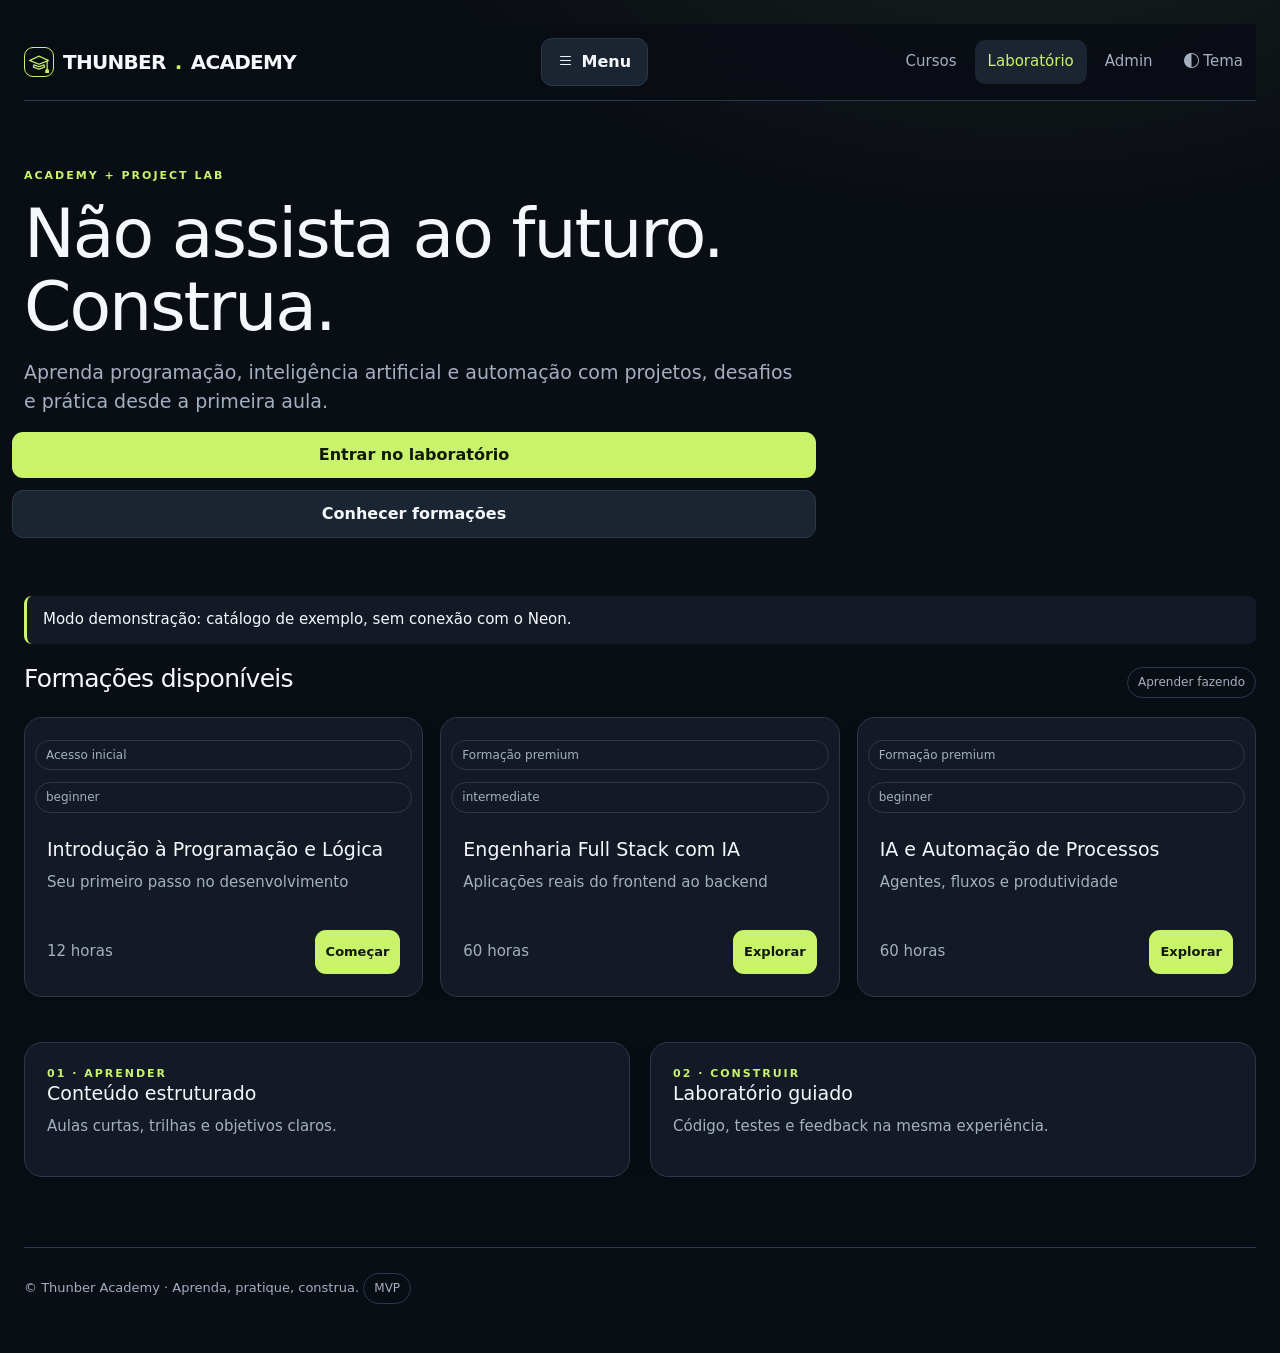
<file: academy.html>
<!doctype html><html lang="pt-BR"><head><meta charset="utf-8"><meta name="viewport" content="width=device-width,initial-scale=1"><meta name="description" content="Thunber Academy — tecnologia aprendida na prática"><title>Thunber Academy · Cursos</title><link href="https://cdn.jsdelivr.net/npm/bootstrap@5.3.9/dist/css/bootstrap.min.css" rel="stylesheet" integrity="sha384-yEPZ7jP9S0QKiUQ0m3jjsO4ProIW7wvR9gXkI7JOGa2XVsw53Yke2bsdkBbjmmiX" crossorigin="anonymous"><link href="https://cdn.jsdelivr.net/npm/bootstrap-icons@1.13.2/font/bootstrap-icons.min.css" rel="stylesheet"><link rel="stylesheet" href="assets/style.css"><link rel="stylesheet" href="assets/design-enhancements.css"></head><body><div class="shell"><div id="header"></div><section class="hero"><div class="eyebrow">Academy + Project Lab</div><h1>Não assista ao futuro.<br>Construa.</h1><p class="muted" style="font-size:19px">Aprenda programação, inteligência artificial e automação com projetos, desafios e prática desde a primeira aula.</p><div class="row"><a href="academy.html" class="btn">Entrar no laboratório</a><a href="#cursos" class="btn secondary">Conhecer formações</a></div></section><div class="notice" id="mode">Modo demonstração: catálogo de exemplo, sem conexão com o Neon.</div><section id="cursos"><div class="section-head"><h2>Formações disponíveis</h2><span class="pill">Aprender fazendo</span></div><div class="grid" id="courses"></div></section><section style="margin-top:45px" class="two"><div class="panel"><div class="eyebrow">01 · Aprender</div><h3>Conteúdo estruturado</h3><p class="muted">Aulas curtas, trilhas e objetivos claros.</p></div><div class="panel"><div class="eyebrow">02 · Construir</div><h3>Laboratório guiado</h3><p class="muted">Código, testes e feedback na mesma experiência.</p></div></section><div id="footer"></div></div><script src="assets/app.js"></script><script>$('#header').innerHTML=header();$('#footer').innerHTML=footer();getCourses().then(c=>{if(CONFIG.api)$('#mode').textContent='Catálogo carregado pela API configurada.';$('#courses').innerHTML=c.length?c.map(courseCard).join(''):'<p>Nenhum curso publicado.</p>'}).catch(e=>{$('#mode').textContent='Falha na API: '+e.message;$('#courses').innerHTML=SAMPLE.map(courseCard).join('')})</script><script src="https://cdn.jsdelivr.net/npm/bootstrap@5.3.9/dist/js/bootstrap.bundle.min.js" integrity="sha384-WyOxWvTyr1QaMPfiPJSv76iReVthorl5uWlFtZPyK0IEB0hGzo9y5Bp9mYanr8Bu" crossorigin="anonymous"></script><script defer src="assets/design-enhancements.js"></script></body></html>
</file>
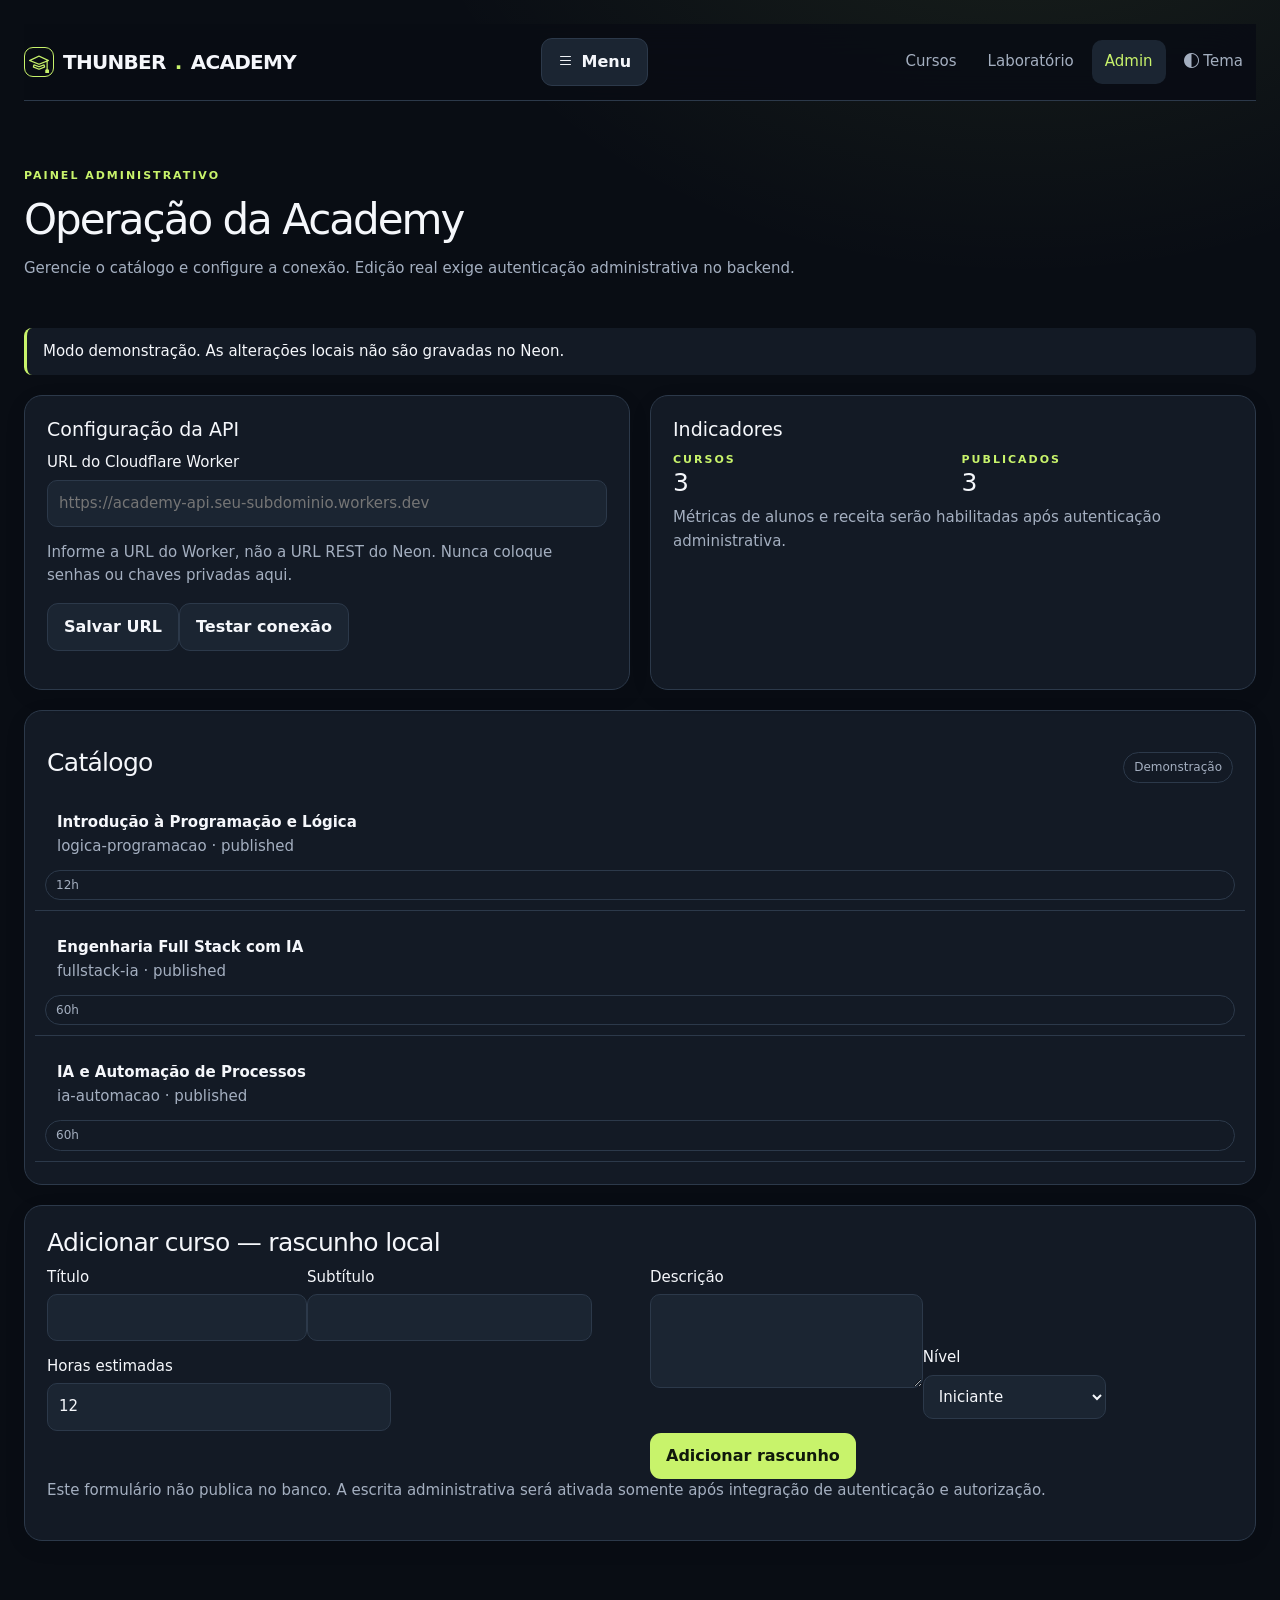
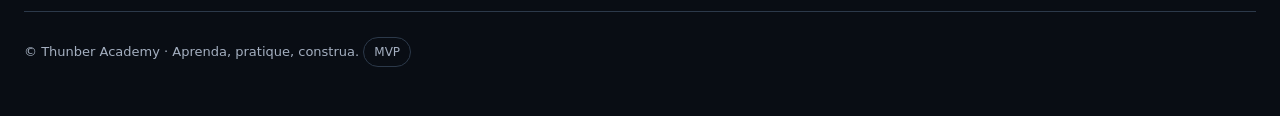
<file: admin.html>
<!doctype html><html lang="pt-BR"><head><meta charset="utf-8"><meta name="viewport" content="width=device-width,initial-scale=1"><title>Admin · Thunber Academy</title><link href="https://cdn.jsdelivr.net/npm/bootstrap@5.3.9/dist/css/bootstrap.min.css" rel="stylesheet" integrity="sha384-yEPZ7jP9S0QKiUQ0m3jjsO4ProIW7wvR9gXkI7JOGa2XVsw53Yke2bsdkBbjmmiX" crossorigin="anonymous"><link href="https://cdn.jsdelivr.net/npm/bootstrap-icons@1.13.2/font/bootstrap-icons.min.css" rel="stylesheet"><link rel="stylesheet" href="assets/style.css"><link rel="stylesheet" href="assets/design-enhancements.css"></head><body><div class="shell"><div id="header"></div><div class="hero" style="padding-bottom:12px"><div class="eyebrow">Painel administrativo</div><h1 style="font-size:42px">Operação da Academy</h1><p class="muted">Gerencie o catálogo e configure a conexão. Edição real exige autenticação administrativa no backend.</p></div><div class="notice" id="notice">Modo demonstração. As alterações locais não são gravadas no Neon.</div><div class="two"><section class="panel"><h3>Configuração da API</h3><label for="api">URL do Cloudflare Worker</label><input class="field" id="api" placeholder="https://academy-api.seu-subdominio.workers.dev"><p class="muted">Informe a URL do Worker, não a URL REST do Neon. Nunca coloque senhas ou chaves privadas aqui.</p><button class="btn secondary" id="save">Salvar URL</button><button class="btn secondary" id="check">Testar conexão</button><p id="connection" class="muted" aria-live="polite"></p></section><section class="panel"><h3>Indicadores</h3><div class="grid" style="grid-template-columns:repeat(2,1fr)"><div><div class="eyebrow">Cursos</div><h2 id="count">—</h2></div><div><div class="eyebrow">Publicados</div><h2 id="published">—</h2></div></div><p class="muted">Métricas de alunos e receita serão habilitadas após autenticação administrativa.</p></section></div><section class="panel" style="margin-top:20px"><div class="section-head"><h2>Catálogo</h2><span class="pill" id="source">Exemplo</span></div><div id="catalog" class="stack"></div></section><section class="panel" style="margin-top:20px"><h2>Adicionar curso — rascunho local</h2><form id="form" class="two"><div><label>Título<input class="field" name="title" required maxlength="150"></label><label>Subtítulo<input class="field" name="subtitle" required></label><label>Horas estimadas<input class="field" name="hours" type="number" min="1" value="12" required></label></div><div><label>Descrição<textarea class="field" name="description" required rows="3"></textarea></label><label>Nível<select class="field" name="level"><option value="beginner">Iniciante</option><option value="intermediate">Intermediário</option><option value="advanced">Avançado</option></select></label><button class="btn" type="submit">Adicionar rascunho</button></div></form><p class="muted">Este formulário não publica no banco. A escrita administrativa será ativada somente após integração de autenticação e autorização.</p></section><div id="footer"></div></div><script src="assets/app.js"></script><script>$('#header').innerHTML=header(true);$('#footer').innerHTML=footer();$('#api').value=CONFIG.api;$('#save').onclick=()=>{let value=$('#api').value.trim().replace(/\/$/,'');if(value&&!/^https:\/\//.test(value)){ $('#connection').textContent='Use uma URL HTTPS válida.';return}localStorage.setItem('academy_api',value);location.reload()};$('#check').onclick=async()=>{try{let d=await api('/health');$('#connection').textContent='API respondeu: '+JSON.stringify(d)}catch(e){$('#connection').textContent='Erro: '+e.message}};let local=JSON.parse(localStorage.getItem('academy_admin_drafts')||'[]');function render(list){$('#count').textContent=list.length;$('#published').textContent=list.filter(c=>c.status==='published').length;$('#catalog').innerHTML=list.map(c=>`<div class="row" style="justify-content:space-between;border-bottom:1px solid var(--border);padding:10px"><div><strong>${escapeHTML(c.title)}</strong><div class="muted">${escapeHTML(c.slug||'rascunho')} · ${escapeHTML(c.status)}</div></div><span class="pill">${c.estimated_hours}h</span></div>`).join('')}getCourses().then(c=>{$('#source').textContent=CONFIG.api?'Neon via API':'Demonstração';render([...c,...local])}).catch(e=>{$('#notice').textContent='Falha ao consultar API: '+e.message;render([...SAMPLE,...local])});$('#form').onsubmit=e=>{e.preventDefault();let f=new FormData(e.target);let title=String(f.get('title'));local.push({id:crypto.randomUUID(),title,subtitle:String(f.get('subtitle')),description:String(f.get('description')),estimated_hours:Number(f.get('hours')),level:String(f.get('level')),status:'planned',slug:title.toLowerCase().normalize('NFD').replace(/[\u0300-\u036f]/g,'').replace(/[^a-z0-9]+/g,'-'),min_plan_tier:1});localStorage.setItem('academy_admin_drafts',JSON.stringify(local));render([...(CONFIG.api?[]:SAMPLE),...local]);e.target.reset();$('#notice').textContent='Rascunho salvo neste navegador. Não publicado no Neon.'}</script><script src="https://cdn.jsdelivr.net/npm/bootstrap@5.3.9/dist/js/bootstrap.bundle.min.js" integrity="sha384-WyOxWvTyr1QaMPfiPJSv76iReVthorl5uWlFtZPyK0IEB0hGzo9y5Bp9mYanr8Bu" crossorigin="anonymous"></script><script defer src="assets/design-enhancements.js"></script></body></html>
</file>
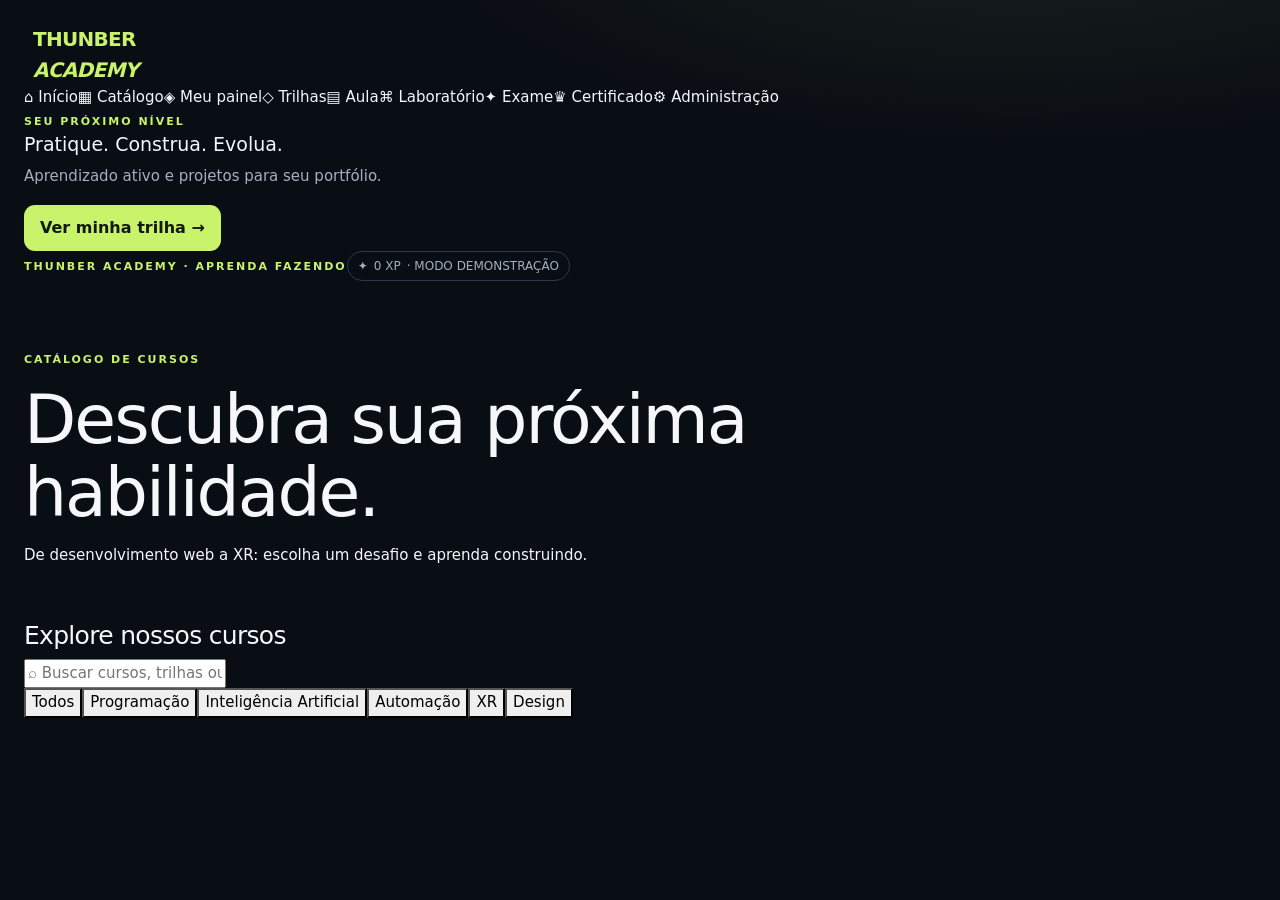
<file: catalogo.html>
<!doctype html><html lang="pt-BR"><head><meta charset="utf-8"><meta name="viewport" content="width=device-width,initial-scale=1"><meta name="theme-color" content="#070b16"><title>Catálogo de cursos | Thunber Academy</title><link href="https://cdn.jsdelivr.net/npm/bootstrap@5.3.9/dist/css/bootstrap.min.css" rel="stylesheet" integrity="sha384-yEPZ7jP9S0QKiUQ0m3jjsO4ProIW7wvR9gXkI7JOGa2XVsw53Yke2bsdkBbjmmiX" crossorigin="anonymous"><link href="https://cdn.jsdelivr.net/npm/bootstrap-icons@1.13.2/font/bootstrap-icons.min.css" rel="stylesheet"><link rel="stylesheet" href="assets/style.css"><link rel="stylesheet" href="assets/design-enhancements.css"></head><body><div class="shell"><aside><a href="academy.html" class="brand"><span class="brandmark"></span><span>THUNBER<br><em>ACADEMY</em></span></a><nav><a href="academy.html">⌂ Início</a><a href="catalogo.html">▦ Catálogo</a><a href="aluno/dashboard.html">◈ Meu painel</a><a href="aluno/trilha.html">◇ Trilhas</a><a href="aluno/aula.html">▤ Aula</a><a href="aluno/laboratorio.html">⌘ Laboratório</a><a href="aluno/exame.html">✦ Exame</a><a href="aluno/certificado.html">♛ Certificado</a><a href="admin/dashboard.html">⚙ Administração</a></nav><div class="side-note"><span class="eyebrow">SEU PRÓXIMO NÍVEL</span><h3>Pratique. Construa. Evolua.</h3><p class="muted tiny">Aprendizado ativo e projetos para seu portfólio.</p><a class="btn" href="aluno/trilha.html">Ver minha trilha →</a></div></aside><main><div class="topbar"><span class="eyebrow">THUNBER ACADEMY · APRENDA FAZENDO</span><span class="pill">✦ <span id="xp">0 XP</span> · MODO DEMONSTRAÇÃO</span></div><section class="hero" style="min-height:250px"><span class="eyebrow">CATÁLOGO DE CURSOS</span><h1>Descubra sua próxima<br><span>habilidade.</span></h1><p>De desenvolvimento web a XR: escolha um desafio e aprenda construindo.</p></section><h2>Explore nossos cursos</h2><input id="search" class="search" placeholder="⌕ Buscar cursos, trilhas ou tecnologias..." aria-label="Buscar cursos"><div class="filterbar"><button class="filter active" data-filter="Todos">Todos</button><button class="filter " data-filter="Programação">Programação</button><button class="filter " data-filter="Inteligência Artificial">Inteligência Artificial</button><button class="filter " data-filter="Automação">Automação</button><button class="filter " data-filter="XR">XR</button><button class="filter " data-filter="Design">Design</button></div><div id="courses" class="grid"></div></main></div><script type="module">import {initCommon} from 'assets/js/app.js';initCommon();import {initFilters} from './assets/js/app.js';initFilters()</script><script src="https://cdn.jsdelivr.net/npm/bootstrap@5.3.9/dist/js/bootstrap.bundle.min.js" integrity="sha384-WyOxWvTyr1QaMPfiPJSv76iReVthorl5uWlFtZPyK0IEB0hGzo9y5Bp9mYanr8Bu" crossorigin="anonymous"></script><script defer src="assets/design-enhancements.js"></script></body></html>
</file>
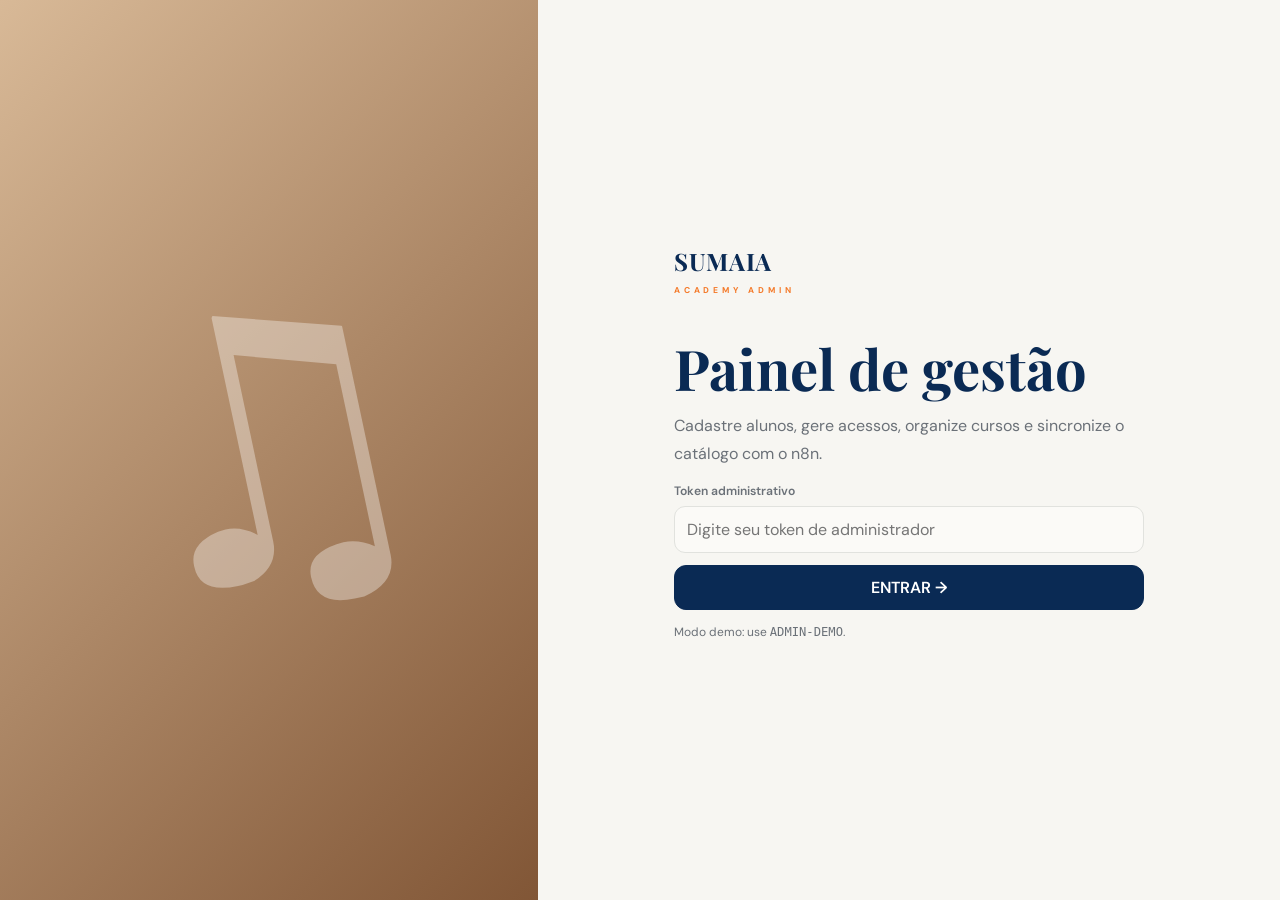
<file: sumaia_academy_admin.html>
<!DOCTYPE html>
<html lang="pt-BR" data-theme="light">
<head>
<meta charset="UTF-8">
<meta name="viewport" content="width=device-width, initial-scale=1, viewport-fit=cover">
<meta name="theme-color" content="#f8f6f2">
<title>Sumaia Academy — Admin</title>
<meta name="description" content="Painel administrativo da Sumaia Academy para alunos, tokens, cursos, aulas, materiais e sincronização com n8n.">
<link rel="preconnect" href="https://fonts.googleapis.com">
<link rel="preconnect" href="https://fonts.gstatic.com" crossorigin>
<link href="https://fonts.googleapis.com/css2?family=DM+Sans:wght@400;500;600;700&family=Playfair+Display:wght@600;700&display=swap" rel="stylesheet">
<style>
:root{
  --bg:#f7f6f2;
  --panel:#fff;
  --panel2:#fbfaf7;
  --text:#171717;
  --muted:#6b7178;
  --line:#e1e2de;
  --navy:#123b72;
  --navy2:#0a2a54;
  --orange:#f47a2a;
  --lime:#cfe700;
  --green:#2f8c59;
  --red:#b83a3a;
  --shadow:0 18px 60px rgba(20,34,49,.08);
  --radius:20px;
}
html[data-theme="dark"]{
  --bg:#0b0e12;
  --panel:#11151a;
  --panel2:#0e1217;
  --text:#f5f6f7;
  --muted:#9aa2aa;
  --line:#252c34;
  --navy:#82b7f7;
  --navy2:#bdd9ff;
  --orange:#ff9147;
  --lime:#d7ef1c;
  --green:#72c894;
  --red:#ff7f7f;
  --shadow:0 22px 70px rgba(0,0,0,.35);
}
*{box-sizing:border-box}
body{margin:0;font-family:"DM Sans",system-ui,sans-serif;background:var(--bg);color:var(--text)}
button,input,select,textarea{font:inherit}
button{cursor:pointer}
.hidden{display:none!important}
.app{min-height:100vh}
.shell{display:grid;grid-template-columns:260px 1fr;min-height:100vh}
.sidebar{
  position:sticky;top:0;height:100vh;padding:22px 16px;border-right:1px solid var(--line);
  background:var(--panel);display:flex;flex-direction:column;gap:18px;z-index:20
}
.brand strong{display:block;font:700 1.5rem "Playfair Display";color:var(--navy2);letter-spacing:.03em}
.brand small{font-size:.53rem;letter-spacing:.46em;color:var(--orange);font-weight:700}
.admin-badge{display:inline-block;margin-top:8px;padding:6px 8px;border-radius:999px;background:color-mix(in srgb,var(--orange) 12%,var(--panel));color:var(--orange);font-size:.68rem;font-weight:700}
.menu{display:grid;gap:6px}
.menu button{
  border:0;background:transparent;color:var(--muted);text-align:left;padding:12px 13px;border-radius:12px;
  display:flex;align-items:center;gap:10px
}
.menu button.active,.menu button:hover{background:color-mix(in srgb,var(--navy) 9%,var(--panel));color:var(--navy2)}
.side-bottom{margin-top:auto;display:grid;gap:10px}
.mini{font-size:.75rem;color:var(--muted)}
.main{min-width:0}
.topbar{
  position:sticky;top:0;z-index:15;height:72px;border-bottom:1px solid var(--line);
  background:color-mix(in srgb,var(--bg) 88%,transparent);backdrop-filter:blur(16px);
  display:flex;align-items:center;justify-content:space-between;padding:0 28px
}
.top-actions{display:flex;align-items:center;gap:10px}
.btn{
  border:1px solid var(--line);background:var(--panel);color:var(--text);padding:11px 14px;border-radius:12px;
  display:inline-flex;align-items:center;justify-content:center;gap:8px;font-weight:600
}
.btn:hover{transform:translateY(-1px)}
.btn.primary{background:var(--navy2);color:white;border-color:var(--navy2)}
.btn.orange{background:var(--orange);color:white;border-color:var(--orange)}
.btn.danger{color:var(--red)}
.icon-btn{width:42px;height:42px;padding:0}
.page{display:none;padding:28px;animation:in .25s ease}
.page.active{display:block}
@keyframes in{from{opacity:0;transform:translateY(5px)}to{opacity:1;transform:none}}
.page-head{display:flex;justify-content:space-between;gap:20px;align-items:flex-end;margin-bottom:22px}
.page-head h1{font:700 2.2rem/1 "Playfair Display";margin:0;color:var(--navy2)}
.page-head p{margin:6px 0 0;color:var(--muted)}
.grid-4{display:grid;grid-template-columns:repeat(4,1fr);gap:14px}
.stat{padding:20px;border:1px solid var(--line);border-radius:var(--radius);background:var(--panel);box-shadow:var(--shadow)}
.stat span{color:var(--muted);font-size:.78rem}
.stat strong{display:block;font-size:2rem;color:var(--navy2);margin-top:8px}
.layout-2{display:grid;grid-template-columns:1fr 1fr;gap:16px;margin-top:18px}
.card{border:1px solid var(--line);border-radius:var(--radius);background:var(--panel);padding:20px;box-shadow:var(--shadow)}
.card h2{font-size:1.05rem;margin:0 0 15px}
.table-wrap{overflow:auto;border:1px solid var(--line);border-radius:16px;background:var(--panel)}
table{width:100%;border-collapse:collapse;min-width:760px}
th,td{text-align:left;padding:13px 14px;border-bottom:1px solid var(--line);font-size:.83rem;vertical-align:middle}
th{color:var(--muted);font-weight:600;background:var(--panel2);position:sticky;top:0}
tr:last-child td{border-bottom:0}
.tag{display:inline-flex;padding:5px 8px;border-radius:999px;font-size:.69rem;font-weight:700;background:color-mix(in srgb,var(--navy) 10%,var(--panel));color:var(--navy2)}
.tag.green{background:color-mix(in srgb,var(--green) 12%,var(--panel));color:var(--green)}
.tag.red{background:color-mix(in srgb,var(--red) 10%,var(--panel));color:var(--red)}
.token{font-family:ui-monospace,SFMono-Regular,Menlo,monospace;font-size:.76rem}
.row-actions{display:flex;gap:6px;flex-wrap:wrap}
.small-btn{border:1px solid var(--line);background:var(--panel);padding:7px 9px;border-radius:9px;color:var(--text);font-size:.73rem}
.small-btn:hover{border-color:var(--navy)}
.form-grid{display:grid;grid-template-columns:repeat(2,1fr);gap:14px}
.field{display:grid;gap:7px}
.field.full{grid-column:1/-1}
label{font-size:.76rem;color:var(--muted);font-weight:600}
input,select,textarea{
  width:100%;border:1px solid var(--line);background:var(--panel2);color:var(--text);border-radius:11px;padding:12px;outline:none
}
input:focus,select:focus,textarea:focus{border-color:color-mix(in srgb,var(--navy) 60%,var(--line));box-shadow:0 0 0 3px color-mix(in srgb,var(--navy) 9%,transparent)}
textarea{min-height:100px;resize:vertical}
.course-list{display:grid;gap:12px}
.course{
  border:1px solid var(--line);border-radius:16px;background:var(--panel);padding:16px;
  display:grid;grid-template-columns:72px 1fr auto;gap:14px;align-items:center
}
.course-cover{width:72px;height:72px;border-radius:14px;background:linear-gradient(135deg,#b67847,#e8c09a);display:grid;place-items:center;color:white;font-size:1.7rem}
.course h3{margin:0 0 5px}
.course p{margin:0;color:var(--muted);font-size:.78rem}
.lesson-editor{display:grid;grid-template-columns:300px 1fr;gap:16px}
.lesson-tree{border:1px solid var(--line);border-radius:16px;background:var(--panel);padding:14px;max-height:620px;overflow:auto}
.tree-item{padding:10px;border-radius:10px;font-size:.82rem;display:flex;justify-content:space-between;gap:8px}
.tree-item:hover,.tree-item.active{background:color-mix(in srgb,var(--navy) 8%,var(--panel));color:var(--navy2)}
.tree-module{font-weight:700;margin-top:10px}
.sync-box{
  border:1px solid var(--line);border-radius:18px;background:var(--panel);padding:20px;display:grid;gap:14px
}
.status-row{display:flex;justify-content:space-between;gap:18px;align-items:center;padding:12px 0;border-bottom:1px solid var(--line)}
.status-row:last-child{border-bottom:0}
.dot{width:9px;height:9px;border-radius:50%;background:var(--green);display:inline-block;margin-right:7px}
.code{
  font-family:ui-monospace,SFMono-Regular,Menlo,monospace;background:var(--panel2);border:1px solid var(--line);
  border-radius:12px;padding:12px;white-space:pre-wrap;font-size:.76rem;overflow:auto
}
.modal{
  position:fixed;inset:0;background:rgba(0,0,0,.55);backdrop-filter:blur(8px);z-index:50;display:none;align-items:center;justify-content:center;padding:18px
}
.modal.open{display:flex}
.modal-card{width:min(720px,100%);max-height:88vh;overflow:auto;background:var(--panel);border:1px solid var(--line);border-radius:22px;padding:22px;box-shadow:0 30px 120px rgba(0,0,0,.35)}
.modal-head{display:flex;justify-content:space-between;align-items:center;gap:15px;margin-bottom:18px}
.modal-head h2{margin:0;color:var(--navy2)}
.close{width:40px;height:40px;border:1px solid var(--line);border-radius:50%;background:var(--panel)}
.toast{position:fixed;right:20px;bottom:20px;z-index:70;background:var(--navy2);color:white;padding:12px 16px;border-radius:12px;opacity:0;transform:translateY(14px);transition:.2s;pointer-events:none}
.toast.show{opacity:1;transform:none}
.login{
  min-height:100vh;display:grid;grid-template-columns:42% 58%;background:var(--bg)
}
.login-art{background:linear-gradient(135deg,#d8b997,#815636);position:relative;overflow:hidden}
.login-art::after{content:"♫";font-size:23rem;color:rgba(255,255,255,.35);position:absolute;left:50%;top:50%;transform:translate(-50%,-50%) rotate(-12deg)}
.login-pane{display:grid;place-items:center;padding:34px}
.login-box{width:min(470px,100%)}
.login-box h1{font:700 3.5rem/1 "Playfair Display";color:var(--navy2);margin:0}
.login-box p{color:var(--muted);line-height:1.7}
.login-box .brand{margin-bottom:42px}
.login-error{color:var(--red);font-size:.78rem;margin-top:10px}
.mobile-open{display:none}
@media(max-width:1100px){
  .shell{grid-template-columns:210px 1fr}
  .grid-4{grid-template-columns:repeat(2,1fr)}
  .layout-2{grid-template-columns:1fr}
  .lesson-editor{grid-template-columns:1fr}
}
@media(max-width:760px){
  .shell{grid-template-columns:1fr}
  .sidebar{position:fixed;left:-290px;top:0;width:270px;z-index:60;transition:.25s;box-shadow:var(--shadow)}
  .sidebar.open{left:0}
  .mobile-open{display:inline-flex}
  .topbar{padding:0 14px}
  .page{padding:20px 14px 90px}
  .grid-4,.form-grid{grid-template-columns:1fr}
  .field.full{grid-column:auto}
  .page-head{align-items:flex-start;flex-direction:column}
  .course{grid-template-columns:58px 1fr}
  .course-cover{width:58px;height:58px}
  .course>.row-actions{grid-column:1/-1}
  .login{grid-template-columns:1fr}
  .login-art{display:none}
  .login-pane{padding:24px}
}
</style>
</head>
<body>
<div id="login" class="login">
  <div class="login-art"></div>
  <div class="login-pane">
    <div class="login-box">
      <div class="brand"><strong>SUMAIA</strong><small>ACADEMY ADMIN</small></div>
      <h1>Painel de gestão</h1>
      <p>Cadastre alunos, gere acessos, organize cursos e sincronize o catálogo com o n8n.</p>
      <div class="field">
        <label>Token administrativo</label>
        <input id="adminToken" placeholder="Digite seu token de administrador">
      </div>
      <button class="btn primary" style="width:100%;margin-top:12px" id="adminLogin">ENTRAR →</button>
      <div class="login-error" id="adminError"></div>
      <p class="mini">Modo demo: use <span class="token">ADMIN-DEMO</span>.</p>
    </div>
  </div>
</div>

<div id="app" class="app hidden">
<div class="shell">
  <aside class="sidebar" id="sidebar">
    <div>
      <div class="brand"><strong>SUMAIA</strong><small>ACADEMY</small></div>
      <span class="admin-badge">ADMIN</span>
    </div>
    <nav class="menu">
      <button class="active" data-page="dashboard">◫ Dashboard</button>
      <button data-page="students">◎ Alunos & Tokens</button>
      <button data-page="courses">▤ Cursos</button>
      <button data-page="content">▶ Conteúdos</button>
      <button data-page="materials">▧ Materiais</button>
      <button data-page="sync">↻ n8n & Sincronização</button>
      <button data-page="settings">⚙ Configurações</button>
    </nav>
    <div class="side-bottom">
      <div class="mini">Sumaia Academy Admin<br>White-label LMS Core</div>
      <button class="btn" id="themeBtn">☾ Tema</button>
      <button class="btn danger" id="logoutBtn">Sair</button>
    </div>
  </aside>

  <section class="main">
    <header class="topbar">
      <div style="display:flex;align-items:center;gap:10px">
        <button class="btn icon-btn mobile-open" id="openMenu">☰</button>
        <div><b id="topTitle">Dashboard</b><div class="mini">Gestão da Sumaia Academy</div></div>
      </div>
      <div class="top-actions">
        <button class="btn" id="exportBtn">Exportar JSON</button>
        <button class="btn primary" id="quickStudent">+ Novo aluno</button>
      </div>
    </header>

    <main>
      <section id="dashboard" class="page active">
        <div class="page-head"><div><h1>Dashboard</h1><p>Visão rápida da operação.</p></div><button class="btn orange" id="syncNow">↻ Sincronizar agora</button></div>
        <div class="grid-4">
          <div class="stat"><span>Alunos ativos</span><strong id="statStudents">3</strong></div>
          <div class="stat"><span>Tokens válidos</span><strong id="statTokens">3</strong></div>
          <div class="stat"><span>Cursos publicados</span><strong id="statCourses">2</strong></div>
          <div class="stat"><span>Aulas cadastradas</span><strong id="statLessons">8</strong></div>
        </div>
        <div class="layout-2">
          <div class="card">
            <h2>Atividade recente</h2>
            <div class="status-row"><span>Daniela iniciou “As 6 cordas”</span><span class="tag green">agora</span></div>
            <div class="status-row"><span>Novo material cadastrado</span><span class="tag">há 18 min</span></div>
            <div class="status-row"><span>Catálogo sincronizado</span><span class="tag green">OK</span></div>
          </div>
          <div class="card">
            <h2>Status da infraestrutura</h2>
            <div class="status-row"><span><i class="dot"></i>Frontend GitHub Pages</span><span class="tag green">online</span></div>
            <div class="status-row"><span><i class="dot"></i>n8n</span><span class="tag green">demo</span></div>
            <div class="status-row"><span><i class="dot"></i>Media Gateway</span><span class="tag">aguardando</span></div>
          </div>
        </div>
      </section>

      <section id="students" class="page">
        <div class="page-head">
          <div><h1>Alunos & Tokens</h1><p>Cadastre alunos, gere acesso e controle permissões.</p></div>
          <button class="btn primary" id="newStudent">+ Cadastrar aluno</button>
        </div>
        <div class="table-wrap">
          <table>
            <thead><tr><th>Aluno</th><th>E-mail</th><th>Token</th><th>Acesso</th><th>Status</th><th>Ações</th></tr></thead>
            <tbody id="studentsTable"></tbody>
          </table>
        </div>
      </section>

      <section id="courses" class="page">
        <div class="page-head">
          <div><h1>Cursos</h1><p>Organize trilhas, cursos e estrutura pedagógica.</p></div>
          <button class="btn primary" id="newCourse">+ Novo curso</button>
        </div>
        <div class="course-list" id="courseList"></div>
      </section>

      <section id="content" class="page">
        <div class="page-head">
          <div><h1>Conteúdos</h1><p>Módulos, aulas, vídeos, áudios e exercícios.</p></div>
          <button class="btn primary" id="newLesson">+ Nova aula</button>
        </div>
        <div class="lesson-editor">
          <aside class="lesson-tree">
            <b>Primeiros Passos no Violão</b>
            <div class="tree-module">Módulo 01 · Fundamentos</div>
            <div class="tree-item">01. Introdução <span>✓</span></div>
            <div class="tree-item">02. Conhecendo o violão <span>✓</span></div>
            <div class="tree-item">03. Mãos e dedos <span>✓</span></div>
            <div class="tree-item">04. Como segurar <span>✓</span></div>
            <div class="tree-item active">05. As 6 cordas <span>▶</span></div>
            <div class="tree-item">06. Primeiro acorde <span>○</span></div>
            <div class="tree-item">07. Ritmo básico <span>○</span></div>
            <div class="tree-item">08. Primeira música <span>○</span></div>
          </aside>
          <div class="card">
            <h2>Editor da aula</h2>
            <div class="form-grid">
              <div class="field"><label>Título</label><input value="As 6 cordas"></div>
              <div class="field"><label>Ordem</label><input type="number" value="5"></div>
              <div class="field"><label>Tipo</label><select><option>Vídeo</option><option>Áudio</option><option>Texto</option><option>Exercício</option></select></div>
              <div class="field"><label>Duração</label><input value="12:18"></div>
              <div class="field full"><label>Descrição</label><textarea>Nesta aula o aluno aprende a ordem e o nome das seis cordas do violão.</textarea></div>
              <div class="field full"><label>Caminho do vídeo na pasta local</label><input value="D:\\sumaia-academy\\cursos\\primeiros-passos\\05-as-6-cordas\\video.mp4"></div>
              <div class="field full"><label>Material complementar</label><input value="D:\\sumaia-academy\\cursos\\primeiros-passos\\05-as-6-cordas\\material.pdf"></div>
            </div>
            <div style="display:flex;justify-content:flex-end;gap:10px;margin-top:16px"><button class="btn">Salvar rascunho</button><button class="btn primary" id="saveLesson">Salvar aula</button></div>
          </div>
        </div>
      </section>

      <section id="materials" class="page">
        <div class="page-head">
          <div><h1>Materiais</h1><p>PDFs, apostilas, infográficos, cifras e downloads.</p></div>
          <button class="btn primary" id="newMaterial">+ Novo material</button>
        </div>
        <div class="table-wrap">
          <table>
            <thead><tr><th>Material</th><th>Tipo</th><th>Curso</th><th>Caminho local</th><th>Visibilidade</th><th>Ações</th></tr></thead>
            <tbody>
              <tr><td>Primeiros passos no violão</td><td><span class="tag">PDF</span></td><td>Primeiros Passos</td><td class="token">...\materiais\primeiros-passos.pdf</td><td><span class="tag green">Publicado</span></td><td><button class="small-btn">Editar</button></td></tr>
              <tr><td>Conheça o violão</td><td><span class="tag">PDF</span></td><td>Primeiros Passos</td><td class="token">...\materiais\conheca-o-violao.pdf</td><td><span class="tag green">Publicado</span></td><td><button class="small-btn">Editar</button></td></tr>
              <tr><td>Mãos e dedos</td><td><span class="tag">PDF</span></td><td>Primeiros Passos</td><td class="token">...\materiais\maos-e-dedos.pdf</td><td><span class="tag green">Publicado</span></td><td><button class="small-btn">Editar</button></td></tr>
            </tbody>
          </table>
        </div>
      </section>

      <section id="sync" class="page">
        <div class="page-head"><div><h1>n8n & Sincronização</h1><p>Conecte o painel ao backend e à pasta local.</p></div></div>
        <div class="layout-2">
          <div class="sync-box">
            <h2 style="margin:0">Endpoints</h2>
            <div class="field"><label>API Base / Tunnel</label><input id="apiBase" value="https://SEU-TUNNEL.trycloudflare.com"></div>
            <div class="field"><label>Admin token</label><input id="apiAdminToken" value="ADMIN-DEMO"></div>
            <button class="btn primary" id="testApi">Testar conexão</button>
            <div id="apiResult" class="mini">Modo demo ativo.</div>
          </div>
          <div class="sync-box">
            <h2 style="margin:0">Pasta de conteúdo</h2>
            <div class="field"><label>Root local</label><input id="contentRoot" value="D:\\sumaia-academy"></div>
            <div class="field"><label>Pasta de cursos</label><input value="D:\\sumaia-academy\\cursos"></div>
            <div class="field"><label>Pasta de materiais</label><input value="D:\\sumaia-academy\\materiais"></div>
            <button class="btn" id="scanFolder">Solicitar scan ao n8n</button>
          </div>
        </div>
        <div class="card" style="margin-top:16px">
          <h2>Contrato esperado da API</h2>
          <div class="code">POST /academy/admin/students
POST /academy/admin/token/generate
POST /academy/admin/token/revoke
GET  /academy/admin/catalog
POST /academy/admin/course
POST /academy/admin/lesson
POST /academy/admin/material
POST /academy/admin/sync
GET  /academy/admin/health</div>
        </div>
      </section>

      <section id="settings" class="page">
        <div class="page-head"><div><h1>Configurações</h1><p>Parâmetros gerais da Academy.</p></div></div>
        <div class="card">
          <div class="form-grid">
            <div class="field"><label>Nome da plataforma</label><input value="Sumaia Academy"></div>
            <div class="field"><label>Domínio público</label><input value="https://seuusuario.github.io/sumaia-academy/"></div>
            <div class="field"><label>Validade padrão do token</label><select><option>Sem expiração</option><option>30 dias</option><option>90 dias</option><option>1 ano</option></select></div>
            <div class="field"><label>Perfil padrão</label><select><option>student</option><option>partner</option><option>guest</option></select></div>
            <div class="field full"><label>Cursos liberados por padrão</label><input value="primeiros-passos"></div>
          </div>
          <div style="display:flex;justify-content:flex-end;margin-top:16px"><button class="btn primary" id="saveSettings">Salvar configurações</button></div>
        </div>
      </section>
    </main>
  </section>
</div>
</div>

<div class="modal" id="studentModal">
  <div class="modal-card">
    <div class="modal-head"><h2>Novo aluno</h2><button class="close" data-close="studentModal">×</button></div>
    <div class="form-grid">
      <div class="field"><label>Nome</label><input id="studentName" placeholder="Nome completo"></div>
      <div class="field"><label>E-mail</label><input id="studentEmail" type="email" placeholder="email@exemplo.com"></div>
      <div class="field"><label>Perfil</label><select id="studentRole"><option value="student">Aluno</option><option value="partner">Parceiro</option><option value="guest">Convidado</option></select></div>
      <div class="field"><label>Validade</label><select id="studentExpiry"><option value="">Sem expiração</option><option value="30">30 dias</option><option value="90">90 dias</option><option value="365">1 ano</option></select></div>
      <div class="field full"><label>Cursos liberados</label><input id="studentAccess" value="primeiros-passos" placeholder="course-id, outro-course-id"></div>
    </div>
    <div style="display:flex;justify-content:flex-end;gap:10px;margin-top:18px"><button class="btn" data-close="studentModal">Cancelar</button><button class="btn primary" id="createStudent">Criar aluno e gerar token</button></div>
  </div>
</div>

<div class="modal" id="courseModal">
  <div class="modal-card">
    <div class="modal-head"><h2>Novo curso</h2><button class="close" data-close="courseModal">×</button></div>
    <div class="form-grid">
      <div class="field"><label>Título</label><input id="courseTitle" placeholder="Ex.: Acordes Essenciais"></div>
      <div class="field"><label>ID / slug</label><input id="courseSlug" placeholder="acordes-essenciais"></div>
      <div class="field"><label>Nível</label><select id="courseLevel"><option>Iniciante</option><option>Intermediário</option><option>Avançado</option></select></div>
      <div class="field"><label>Status</label><select id="courseStatus"><option>Rascunho</option><option>Publicado</option></select></div>
      <div class="field full"><label>Descrição</label><textarea id="courseDescription"></textarea></div>
      <div class="field full"><label>Pasta local</label><input id="courseFolder" placeholder="D:\\sumaia-academy\\cursos\\acordes-essenciais"></div>
    </div>
    <div style="display:flex;justify-content:flex-end;gap:10px;margin-top:18px"><button class="btn" data-close="courseModal">Cancelar</button><button class="btn primary" id="createCourse">Criar curso</button></div>
  </div>
</div>

<div class="toast" id="toast"></div>

<script>
const CONFIG = {
  DEMO_MODE: false,
  ADMIN_DEMO_TOKEN: "ADMIN-DEMO",
  API_BASE: "https://consistently-images-amend-has.trycloudflare.com",
  ENDPOINTS: {
    students: "/academy/admin/students",
    tokenGenerate: "/academy/admin/token/generate",
    tokenRevoke: "/academy/admin/token/revoke",
    catalog: "/academy/admin/catalog",
    course: "/academy/admin/course",
    lesson: "/academy/admin/lesson",
    material: "/academy/admin/material",
    sync: "/academy/admin/sync",
    health: "/academy/admin/health"
  }
};

const state = {
  students: [],
  courses: [
    {id:"primeiros-passos",title:"Primeiros Passos no Violão",level:"Iniciante",lessons:8,status:"Publicado",folder:"D:\\\\sumaia-academy\\\\cursos\\\\primeiros-passos"},
    {id:"acordes-essenciais",title:"Acordes Essenciais",level:"Iniciante",lessons:6,status:"Rascunho",folder:"D:\\\\sumaia-academy\\\\cursos\\\\acordes-essenciais"}
  ]
};

const $ = s => document.querySelector(s);
const $$ = s => [...document.querySelectorAll(s)];

async function loadRuntimeConfig() {
  try {
    const response = await fetch("./academy-config.json", { cache: "no-store" });
    if (response.ok) {
      const cfg = await response.json();
      if (cfg.apiBase) CONFIG.API_BASE = String(cfg.apiBase).replace(/\/$/, "");
    }
  } catch (_) {}
  if ($("#apiBase")) $("#apiBase").value = CONFIG.API_BASE;
}

function getAdminToken() {
  return sessionStorage.getItem("sumaia-admin-token") || "";
}

async function adminFetch(endpoint, options = {}) {
  await loadRuntimeConfig();
  const headers = {
    "Content-Type": "application/json",
    "X-Admin-Token": getAdminToken(),
    ...(options.headers || {})
  };
  const response = await fetch(CONFIG.API_BASE + endpoint, { ...options, headers });
  let data = {};
  try { data = await response.json(); } catch (_) {}
  if (!response.ok || data.ok === false) {
    throw new Error(data.error || `HTTP ${response.status}`);
  }
  return data;
}

function toast(msg){
  const el=$("#toast"); el.textContent=msg; el.classList.add("show");
  setTimeout(()=>el.classList.remove("show"),2200);
}
function token(){
  const chars="ABCDEFGHJKLMNPQRSTUVWXYZ23456789";
  const part=()=>Array.from({length:4},()=>chars[Math.floor(Math.random()*chars.length)]).join("");
  return `SUMAIA-${part()}-${part()}`;
}
function renderStudents(){
  $("#studentsTable").innerHTML=state.students.map(s=>`
    <tr>
      <td><b>${s.name}</b><div class="mini">${s.id}</div></td>
      <td>${s.email}</td>
      <td><span class="token">${s.token}</span></td>
      <td>${s.access.map(x=>`<span class="tag">${x}</span>`).join(" ")}</td>
      <td>${s.active?'<span class="tag green">Ativo</span>':'<span class="tag red">Revogado</span>'}</td>
      <td><div class="row-actions">
        <button class="small-btn copy-token" data-token="${s.token}">Copiar token</button>
        <button class="small-btn revoke-token" data-id="${s.id}">${s.active?"Revogar":"Reativar"}</button>
      </div></td>
    </tr>`).join("");
  $("#statStudents").textContent=state.students.filter(s=>s.active).length;
  $("#statTokens").textContent=state.students.filter(s=>s.active).length;
  $$(".copy-token").forEach(b=>b.onclick=async()=>{try{await navigator.clipboard.writeText(b.dataset.token);toast("Token copiado.");}catch{toast(b.dataset.token);}});
  $$(".revoke-token").forEach(b=>b.onclick=()=>{const s=state.students.find(x=>x.id===b.dataset.id);s.active=!s.active;renderStudents();toast(s.active?"Acesso reativado.":"Token revogado.");});
}
function renderCourses(){
  $("#courseList").innerHTML=state.courses.map(c=>`
    <article class="course">
      <div class="course-cover">♫</div>
      <div><h3>${c.title}</h3><p>${c.level} · ${c.lessons} aulas · <span class="token">${c.id}</span></p><p style="margin-top:5px">${c.folder}</p></div>
      <div class="row-actions"><span class="tag ${c.status==="Publicado"?"green":""}">${c.status}</span><button class="small-btn">Editar</button></div>
    </article>`).join("");
  $("#statCourses").textContent=state.courses.filter(c=>c.status==="Publicado").length;
  $("#statLessons").textContent=state.courses.reduce((a,c)=>a+c.lessons,0);
}
function openModal(id){$("#"+id).classList.add("open")}
function closeModal(id){$("#"+id).classList.remove("open")}
$$("[data-close]").forEach(b=>b.onclick=()=>closeModal(b.dataset.close));

$$("[data-page]").forEach(b=>b.onclick=()=>{
  $$("[data-page]").forEach(x=>x.classList.remove("active"));b.classList.add("active");
  $$(".page").forEach(x=>x.classList.remove("active"));$("#"+b.dataset.page).classList.add("active");
  $("#topTitle").textContent=b.textContent.trim().replace(/^[^A-Za-zÀ-ÿ]+/,"");
  $("#sidebar").classList.remove("open");
});
$("#openMenu").onclick=()=>$("#sidebar").classList.toggle("open");

$("#adminLogin").onclick=async()=>{
  await loadRuntimeConfig();
  const t=$("#adminToken").value.trim();
  $("#adminError").textContent="";
  if(!t){$("#adminError").textContent="Digite o token administrativo.";return;}
  try{
    const r=await fetch(CONFIG.API_BASE+CONFIG.ENDPOINTS.health,{
      headers:{"X-Admin-Token":t}
    });
    const data=await r.json().catch(()=>({}));
    if(!r.ok || data.ok===false) throw new Error(data.error||"Acesso recusado");
    sessionStorage.setItem("sumaia-admin","1");
    sessionStorage.setItem("sumaia-admin-token",t);
    $("#apiAdminToken").value=t;
    $("#login").classList.add("hidden");
    $("#app").classList.remove("hidden");
    renderStudents();renderCourses();
    toast("Admin validado pelo n8n.");
  }catch(e){
    $("#adminError").textContent="Não foi possível validar: "+e.message;
  }
};
$("#adminToken").addEventListener("keydown",e=>{if(e.key==="Enter")$("#adminLogin").click()});
$("#logoutBtn").onclick=()=>{
  sessionStorage.removeItem("sumaia-admin");
  sessionStorage.removeItem("sumaia-admin-token");
  $("#app").classList.add("hidden");
  $("#login").classList.remove("hidden");
  $("#adminToken").value="";
};

$("#themeBtn").onclick=()=>{const n=document.documentElement.dataset.theme==="light"?"dark":"light";document.documentElement.dataset.theme=n;localStorage.setItem("sumaia-admin-theme",n);$("#themeBtn").textContent=n==="light"?"☾ Tema":"☀ Tema"};
document.documentElement.dataset.theme=localStorage.getItem("sumaia-admin-theme")||"light";

$("#newStudent").onclick=$("#quickStudent").onclick=()=>openModal("studentModal");
$("#newCourse").onclick=()=>openModal("courseModal");

$("#createStudent").onclick=async()=>{
  const name=$("#studentName").value.trim(),email=$("#studentEmail").value.trim();
  if(!name||!email){toast("Preencha nome e e-mail.");return}
  const access=$("#studentAccess").value.split(",").map(x=>x.trim()).filter(Boolean);
  const expiryDays=Number($("#studentExpiry").value||0);
  const expiresAt=expiryDays ? new Date(Date.now()+expiryDays*86400000).toISOString() : null;
  try{
    const data=await adminFetch(CONFIG.ENDPOINTS.students,{
      method:"POST",
      body:JSON.stringify({
        name,email,
        role:$("#studentRole").value,
        access,
        expiresAt
      })
    });
    const s={...data.user,token:data.token,active:true};
    state.students.unshift(s);
    renderStudents();
    closeModal("studentModal");
    $("#studentName").value="";
    $("#studentEmail").value="";
    try{
      await navigator.clipboard.writeText(data.token);
      toast("Aluno criado no n8n. Token copiado.");
    }catch{
      toast("Aluno criado: "+data.token);
    }
  }catch(e){
    toast("Erro ao criar aluno: "+e.message);
  }
};

$("#createCourse").onclick=async()=>{
  const title=$("#courseTitle").value.trim(),id=$("#courseSlug").value.trim();
  if(!title||!id){toast("Informe título e slug.");return}
  try{
    const data=await adminFetch(CONFIG.ENDPOINTS.course,{
      method:"POST",
      body:JSON.stringify({
        id,
        title,
        level:$("#courseLevel").value,
        status:$("#courseStatus").value==="Publicado"?"published":"draft",
        description:$("#courseDescription").value.trim()
      })
    });
    state.courses.unshift({
      id:data.course.id,
      title:data.course.title,
      level:data.course.level||"Iniciante",
      lessons:0,
      status:data.course.status==="published"?"Publicado":"Rascunho",
      folder:$("#courseFolder").value.trim()
    });
    renderCourses();
    closeModal("courseModal");
    toast("Curso criado no n8n.");
  }catch(e){
    toast("Erro ao criar curso: "+e.message);
  }
};

$("#saveLesson").onclick=async()=>{
  try{
    await adminFetch(CONFIG.ENDPOINTS.lesson,{
      method:"POST",
      body:JSON.stringify({
        courseId:"primeiros-passos",
        id:"05-as-6-cordas",
        moduleId:"fundamentos",
        order:5,
        title:"As 6 cordas",
        type:"video",
        duration:738,
        description:"Nesta aula o aluno aprende a ordem e o nome das seis cordas do violão.",
        media:"courses/primeiros-passos/05-as-6-cordas/video.mp4",
        materials:["courses/primeiros-passos/05-as-6-cordas/material.pdf"],
        published:true
      })
    });
    toast("Aula salva no n8n.");
  }catch(e){toast("Erro: "+e.message);}
};
$("#newLesson").onclick=()=>toast("Editor de nova aula será conectado ao endpoint /lesson.");
$("#newMaterial").onclick=()=>toast("Cadastro de material preparado para o n8n.");
$("#saveSettings").onclick=()=>toast("Configurações salvas localmente no MVP.");

$("#testApi").onclick=async()=>{
  CONFIG.API_BASE=$("#apiBase").value.trim().replace(/\/$/,"");
  const t=$("#apiAdminToken").value.trim() || getAdminToken();
  try{
    const r=await fetch(CONFIG.API_BASE+CONFIG.ENDPOINTS.health,{
      headers:{"X-Admin-Token":t}
    });
    const data=await r.json().catch(()=>({}));
    $("#apiResult").textContent=(r.ok&&data.ok!==false)?"✓ Backend disponível.":"Backend recusou a autenticação.";
  }catch(e){
    $("#apiResult").textContent="Falha: "+e.message;
  }
};

$("#scanFolder").onclick=async()=>{
  try{
    await adminFetch(CONFIG.ENDPOINTS.sync,{method:"POST",body:"{}"});
    toast("Pasta lida e catálogo reconstruído.");
  }catch(e){toast("Erro no scan: "+e.message);}
};
$("#syncNow").onclick=async()=>{
  try{
    await adminFetch(CONFIG.ENDPOINTS.sync,{method:"POST",body:"{}"});
    toast("Catálogo sincronizado com o n8n.");
  }catch(e){toast("Erro na sincronização: "+e.message);}
};

$("#exportBtn").onclick=()=>{
  const payload={exportedAt:new Date().toISOString(),students:state.students,courses:state.courses,config:{contentRoot:$("#contentRoot").value,apiBase:$("#apiBase").value}};
  const blob=new Blob([JSON.stringify(payload,null,2)],{type:"application/json"});
  const a=document.createElement("a");a.href=URL.createObjectURL(blob);a.download="sumaia-academy-admin-export.json";a.click();URL.revokeObjectURL(a.href);
  toast("JSON exportado.");
};

loadRuntimeConfig().finally(()=>{
  if(sessionStorage.getItem("sumaia-admin") && sessionStorage.getItem("sumaia-admin-token")){
    $("#login").classList.add("hidden");
    $("#app").classList.remove("hidden");
    $("#apiAdminToken").value=getAdminToken();
    renderStudents();
    renderCourses();
  }
});
</script>
</body>
</html>
</file>
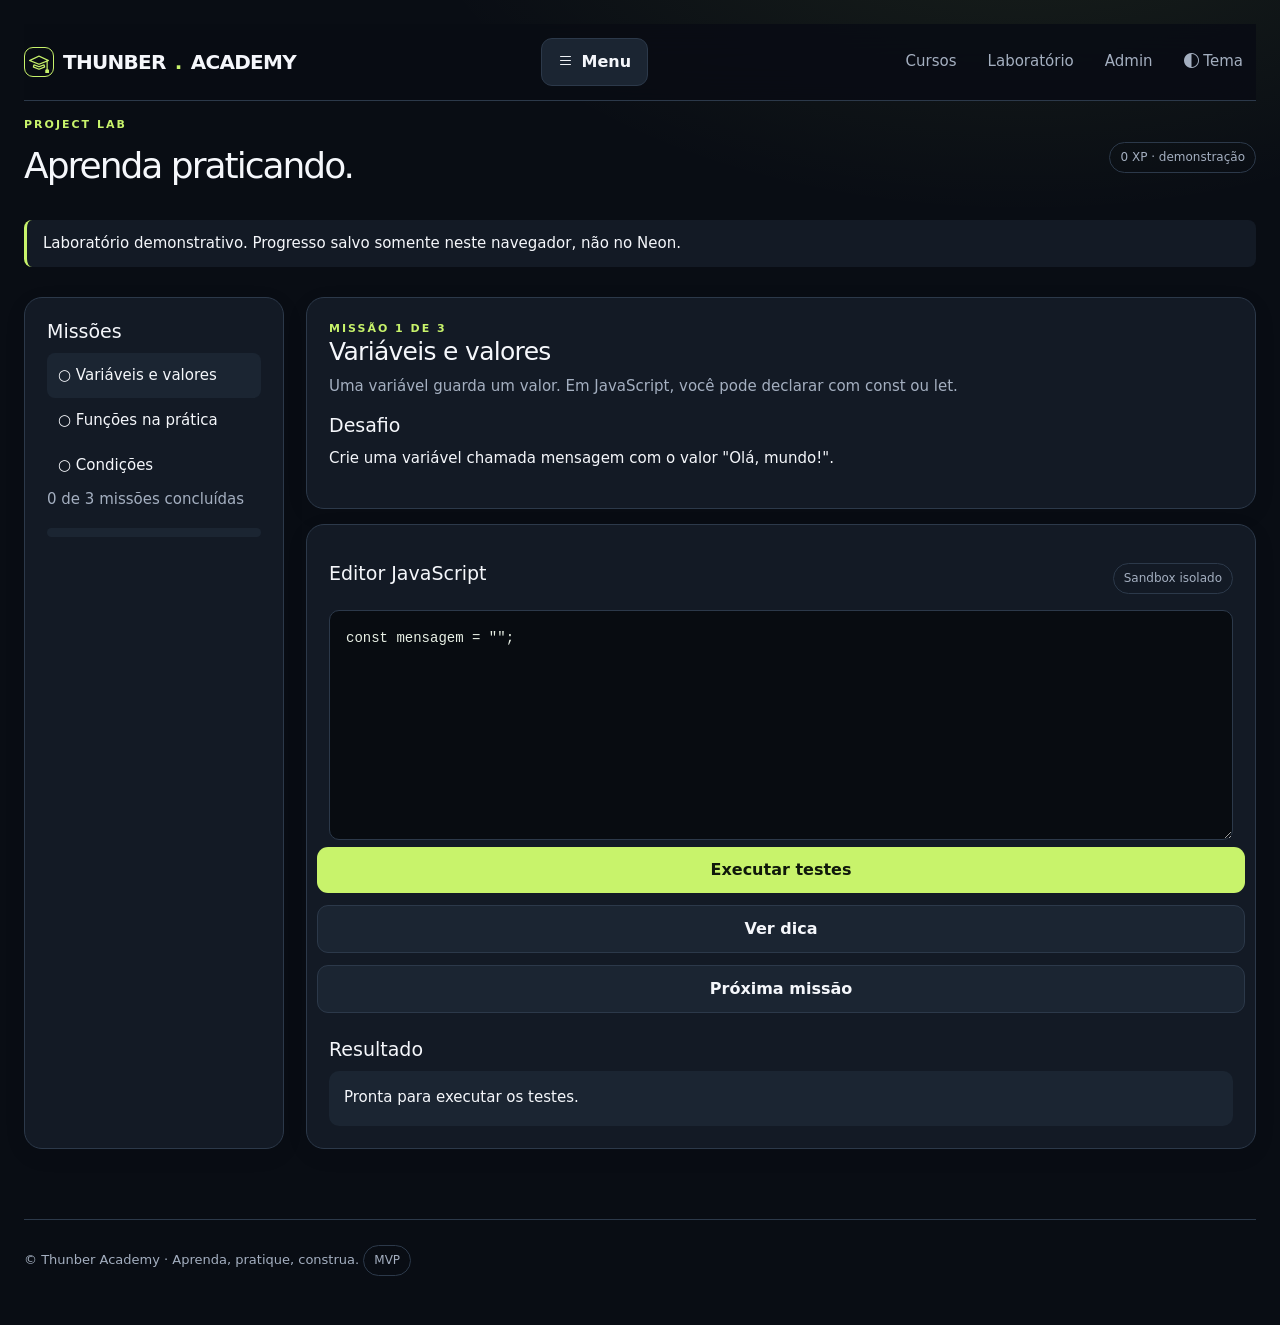
<file: thunber-lab.html>
<!doctype html><html lang="pt-BR"><head><meta charset="utf-8"><meta name="viewport" content="width=device-width,initial-scale=1"><title>Laboratório · Thunber Academy</title><link href="https://cdn.jsdelivr.net/npm/bootstrap@5.3.9/dist/css/bootstrap.min.css" rel="stylesheet" integrity="sha384-yEPZ7jP9S0QKiUQ0m3jjsO4ProIW7wvR9gXkI7JOGa2XVsw53Yke2bsdkBbjmmiX" crossorigin="anonymous"><link href="https://cdn.jsdelivr.net/npm/bootstrap-icons@1.13.2/font/bootstrap-icons.min.css" rel="stylesheet"><link rel="stylesheet" href="assets/style.css"><link rel="stylesheet" href="assets/design-enhancements.css"></head><body><div class="shell"><div id="header"></div><div class="section-head"><div><div class="eyebrow">Project Lab</div><h1 style="font-size:36px">Aprenda praticando.</h1></div><span class="pill" id="xp">0 XP · demonstração</span></div><div class="notice" id="status">Laboratório demonstrativo. Progresso salvo somente neste navegador, não no Neon.</div><div class="sidebar"><aside class="panel"><h3>Missões</h3><div id="lessons"></div><p class="muted" id="progress-text"></p><div class="progress"><div id="bar" style="width:0%"></div></div></aside><main class="stack"><section class="panel"><div class="eyebrow" id="counter"></div><h2 id="title"></h2><p class="muted" id="theory"></p><h3>Desafio</h3><p id="prompt"></p></section><section class="panel"><div class="section-head"><h3>Editor JavaScript</h3><span class="pill">Sandbox isolado</span></div><textarea class="editor" id="code" spellcheck="false" aria-label="Editor de código"></textarea><div class="row"><button class="btn" id="run">Executar testes</button><button class="btn secondary" id="hint">Ver dica</button><button class="btn secondary" id="next">Próxima missão</button></div><h3 style="margin-top:25px">Resultado</h3><div class="feedback" id="feedback" aria-live="polite">Escreva seu código e execute os testes.</div></section></main></div><div id="footer"></div></div><script src="assets/app.js"></script><script src="assets/lab.js"></script><script src="https://cdn.jsdelivr.net/npm/bootstrap@5.3.9/dist/js/bootstrap.bundle.min.js" integrity="sha384-WyOxWvTyr1QaMPfiPJSv76iReVthorl5uWlFtZPyK0IEB0hGzo9y5Bp9mYanr8Bu" crossorigin="anonymous"></script><script defer src="assets/design-enhancements.js"></script></body></html>
</file>
<file: assets/style.css>
:root{--bg:#090d14;--surface:#131a25;--surface2:#1b2532;--text:#f5f7fb;--muted:#a4afc0;--accent:#c8f36b;--border:#2c394a;--danger:#ff8b8b}html[data-theme=light]{--bg:#f6f7f5;--surface:#fff;--surface2:#eef1eb;--text:#18221d;--muted:#5b665e;--accent:#44752a;--border:#d8dfd7}*{box-sizing:border-box}body{margin:0;background:var(--bg);color:var(--text);font:15px/1.55 Inter,system-ui,Arial,sans-serif}a{color:inherit;text-decoration:none}button,input,textarea,select{font:inherit}button{cursor:pointer}button:disabled{opacity:.45;cursor:not-allowed}.shell{max-width:1250px;margin:auto;padding:24px}.top{display:flex;justify-content:space-between;align-items:center;gap:15px;border-bottom:1px solid var(--border);padding-bottom:18px}.brand{font-size:22px;font-weight:850;letter-spacing:-.7px}.brand span{color:var(--accent)}.nav{display:flex;gap:12px;align-items:center;flex-wrap:wrap}.nav a,.nav button{background:transparent;border:0;color:var(--muted);padding:9px}.nav a:hover{color:var(--text)}.hero{padding:66px 0 38px;max-width:780px}.eyebrow{color:var(--accent);text-transform:uppercase;letter-spacing:2px;font-size:11px;font-weight:800}h1{font-size:clamp(36px,6vw,68px);line-height:1.07;letter-spacing:-2px;margin:14px 0}h2{font-size:25px;letter-spacing:-.7px}h3{margin:0 0 10px;font-size:19px}.muted{color:var(--muted)}.grid{display:grid;grid-template-columns:repeat(3,minmax(0,1fr));gap:17px}.card,.panel{background:var(--surface);border:1px solid var(--border);border-radius:17px;padding:22px}.card{display:flex;flex-direction:column;min-height:240px}.card .foot{margin-top:auto;padding-top:20px;display:flex;justify-content:space-between;align-items:center}.pill{border:1px solid var(--border);border-radius:30px;padding:5px 10px;color:var(--muted);font-size:12px}.btn{border:0;border-radius:10px;background:var(--accent);color:#10190b;padding:11px 16px;font-weight:750;display:inline-block}.btn.secondary{background:var(--surface2);color:var(--text);border:1px solid var(--border)}.btn.small{padding:8px 11px;font-size:13px}.row{display:flex;align-items:center;gap:12px;flex-wrap:wrap}.section-head{display:flex;justify-content:space-between;align-items:center;margin:15px 0}.two{display:grid;grid-template-columns:1fr 1fr;gap:20px}.editor{background:#080c11;color:#e8f0e5;border:1px solid var(--border);border-radius:10px;padding:16px;width:100%;min-height:230px;font:14px/1.6 ui-monospace,SFMono-Regular,Consolas,monospace;resize:vertical}.field{width:100%;background:var(--surface2);color:var(--text);border:1px solid var(--border);border-radius:10px;padding:11px;margin:5px 0 14px}.feedback{white-space:pre-wrap;background:var(--surface2);border-radius:10px;padding:15px;min-height:55px}.progress{height:8px;border-radius:10px;background:var(--surface2);overflow:hidden}.progress>div{height:100%;background:var(--accent)}.notice{border-left:3px solid var(--accent);background:var(--surface);padding:12px 16px;border-radius:8px;margin:20px 0}.error{color:var(--danger)}.hidden{display:none!important}.stack{display:grid;gap:15px}.sidebar{display:grid;grid-template-columns:260px 1fr;gap:22px;margin-top:30px}.lesson-link{display:block;padding:11px;border-radius:8px}.lesson-link:hover,.lesson-link.active{background:var(--surface2)}.footer{margin-top:70px;padding:25px 0;border-top:1px solid var(--border);color:var(--muted);font-size:13px}@media(max-width:850px){.grid{grid-template-columns:repeat(2,1fr)}.sidebar,.two{grid-template-columns:1fr}.hero{padding-top:38px}}@media(max-width:600px){.shell{padding:16px}.grid{grid-template-columns:1fr}.nav{gap:0}.nav a{font-size:12px}.card{min-height:200px}.top{align-items:flex-start}h1{letter-spacing:-1px}.hero{padding:35px 0}}
</file>
<file: assets/design-enhancements.css>
/* Thunber Academy UI layer — Bootstrap-enhanced, brand-token driven */
:root{--bs-body-bg:var(--bg);--bs-body-color:var(--text);--bs-border-color:var(--border);--bs-primary:var(--accent);--bs-card-bg:var(--surface);--bs-secondary-color:var(--muted);--focus-ring:color-mix(in srgb,var(--accent) 45%,transparent)}
html{scroll-behavior:smooth}body{min-height:100vh;background:radial-gradient(ellipse 65% 35% at 80% -10%,color-mix(in srgb,var(--accent) 9%,transparent),transparent 75%),var(--bg);color:var(--text)}
.shell{max-width:1320px}.top{position:sticky;top:0;z-index:1030;padding:14px 0;background:color-mix(in srgb,var(--bg) 91%,transparent);backdrop-filter:blur(18px);-webkit-backdrop-filter:blur(18px)}
.brand{display:inline-flex;align-items:center;gap:9px;white-space:nowrap;font-size:20px}.brand-icon{width:30px;height:30px;border:1px solid var(--accent);border-radius:9px;display:grid;place-items:center;color:var(--accent)}
.nav{gap:5px}.nav a,.nav button{border-radius:10px;min-height:42px;padding:10px 13px;transition:background .2s,color .2s,transform .2s}.nav a:hover,.nav button:hover{background:var(--surface2);color:var(--text)}.nav a[aria-current=page]{background:var(--surface2);color:var(--accent)}
.card,.panel{border-radius:18px;box-shadow:0 6px 24px rgba(0,0,0,.06);transition:border-color .2s,transform .25s,box-shadow .25s}.card:hover{transform:translateY(-3px);border-color:color-mix(in srgb,var(--accent) 42%,var(--border));box-shadow:0 14px 32px rgba(0,0,0,.12)}
.btn:not(.btn-close){display:inline-flex;align-items:center;justify-content:center;gap:8px;min-height:44px;border-radius:11px;transition:transform .18s,box-shadow .18s,background .18s}.btn:hover:not(:disabled){transform:translateY(-1px);box-shadow:0 6px 16px color-mix(in srgb,var(--accent) 15%,transparent)}.btn:active{transform:scale(.98)}
.btn.secondary{background:var(--surface2);color:var(--text)}.pill{display:inline-flex;align-items:center;gap:6px}.field,.editor{transition:border-color .2s,box-shadow .2s}.field:focus,.editor:focus{outline:0;border-color:var(--accent);box-shadow:0 0 0 3px var(--focus-ring)}
button:focus-visible,a:focus-visible,[tabindex]:focus-visible{outline:3px solid var(--accent);outline-offset:3px}.hero{position:relative}.hero h1{max-width:850px}.section-head{gap:12px}.progress{height:9px}.progress>div{transition:width .45s ease}
.mobile-menu-toggle{display:none;background:var(--surface2)!important;border:1px solid var(--border)!important;color:var(--text)!important}.toast-container{z-index:1200}.toast{background:var(--surface);color:var(--text);border:1px solid var(--border)}
[data-reveal]{opacity:0;transform:translateY(15px);transition:opacity .55s ease,transform .55s ease}[data-reveal].is-visible{opacity:1;transform:none}
@media(max-width:760px){.top{align-items:center;flex-wrap:wrap}.mobile-menu-toggle{display:inline-flex!important;align-items:center;justify-content:center;gap:7px}.nav{display:none;width:100%;flex-direction:column;align-items:stretch;padding:8px 0 3px}.nav.is-open{display:flex}.nav a,.nav button{width:100%;text-align:left;justify-content:flex-start}.shell{padding:14px}.hero{padding-top:38px}.card{min-height:unset}.btn{min-height:46px}}
@media(prefers-reduced-motion:reduce){html{scroll-behavior:auto}*,*::before,*::after{animation-duration:.01ms!important;transition-duration:.01ms!important}[data-reveal]{opacity:1;transform:none}}
</file>
